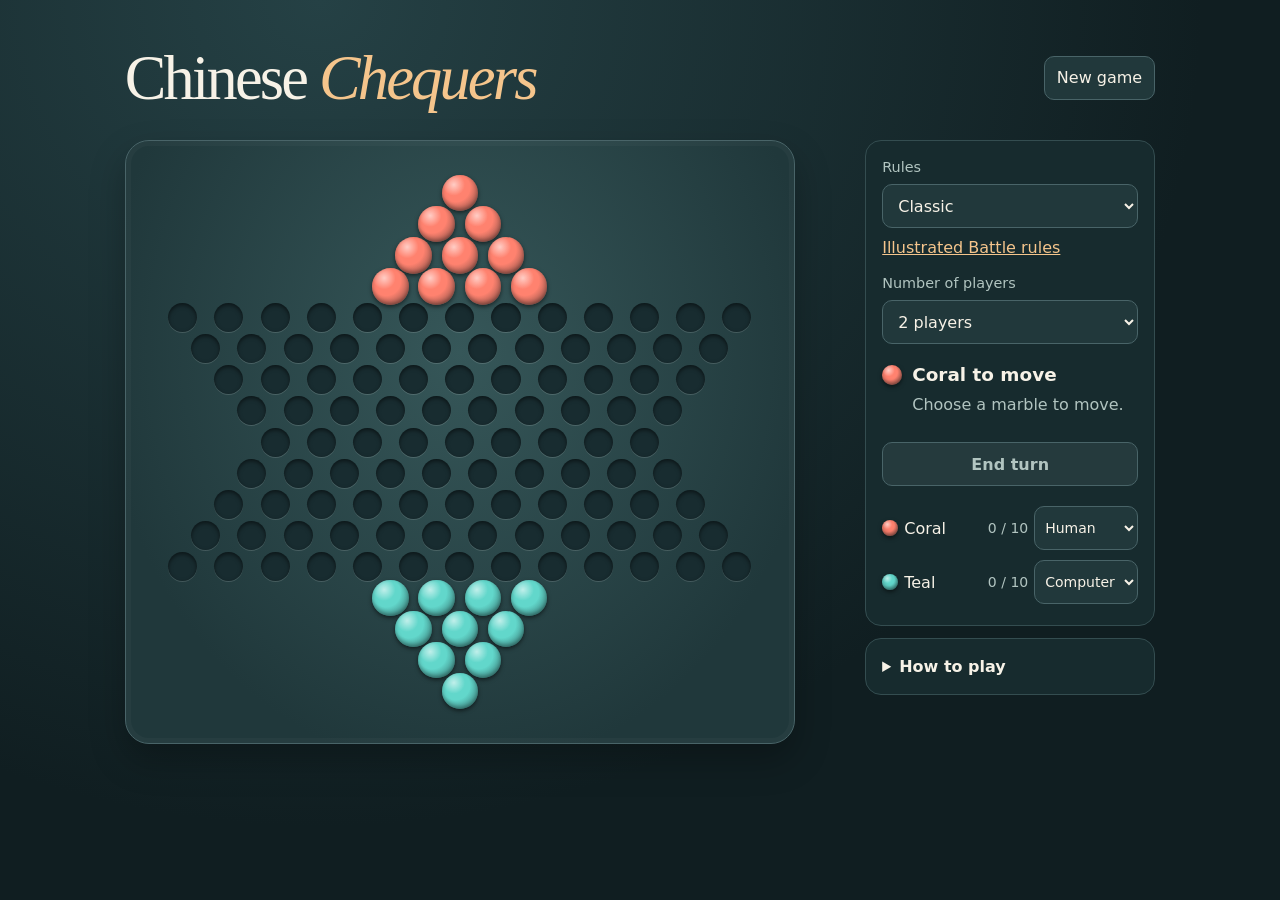
<file: index.html>
<!doctype html>
<html lang="en">
<head>
  <meta charset="utf-8">
  <meta name="viewport" content="width=device-width, initial-scale=1">
  <meta name="theme-color" content="#101e21">
  <title>Chinese Chequers</title>
  <link rel="stylesheet" href="style.css">
  <script src="game.js" defer></script>
</head>
<body>
  <main>
    <header>
      <h1>Chinese <em>Chequers</em></h1>
      <button id="restart" class="secondary">New game</button>
    </header>
    <div class="layout">
      <section class="table" aria-label="Game board">
        <div id="board" role="group" aria-label="Chinese Chequers board"></div>
      </section>
      <aside>
        <section class="panel">
          <label for="rules">Rules</label>
          <select id="rules">
            <option value="classic">Classic</option>
            <option value="battle">Battle</option>
          </select>
          <a class="rules-link" href="battle.html">Illustrated Battle rules</a>
          <label for="mode">Number of players</label>
          <select id="mode">
            <option value="2">2 players</option>
            <option value="3">3 players</option>
            <option value="4">4 players</option>
            <option value="6">6 players</option>
          </select>
          <div class="turn" aria-live="polite">
            <span id="turn-marble" class="marble" aria-hidden="true"></span>
            <div><h2 id="turn"></h2><p id="hint"></p></div>
          </div>
          <button id="finish" class="primary">End turn</button>
          <ul id="players" aria-label="Player controls and goal progress"></ul>
        </section>
        <details class="panel">
          <summary>How to play</summary>
          <p>Move all ten of your marbles into the matching triangle across the board.</p>
          <p>Tap a marble, then tap a highlighted hole. You can step into an adjacent hole or jump over any marble into an empty hole immediately beyond it.</p>
          <p>After a jump, keep jumping with the same marble or choose <strong>End turn</strong>. Set any player to Human or Computer during the game.</p>
        </details>
      </aside>
    </div>
  </main>
</body>
</html>
</file>
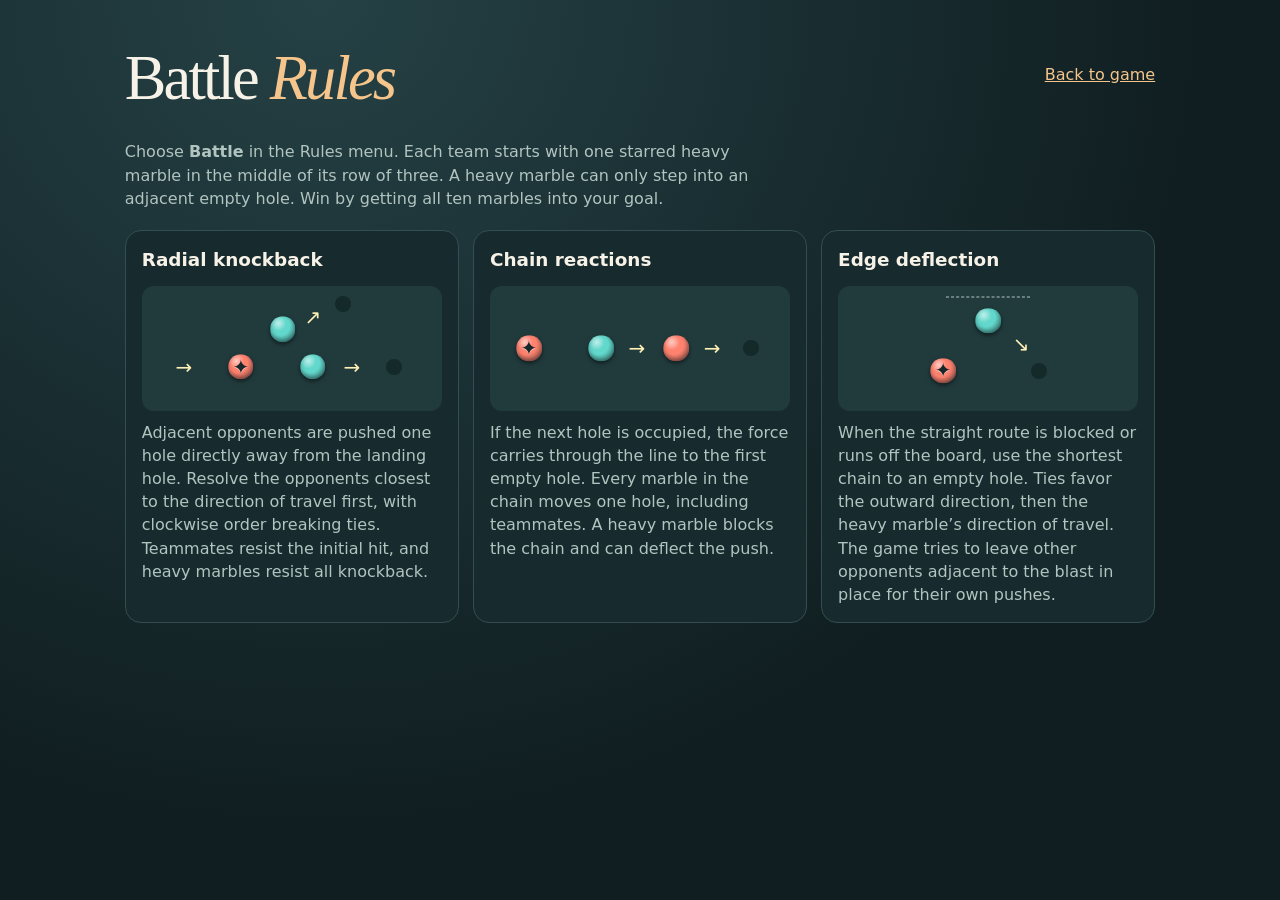
<file: battle.html>
<!doctype html>
<html lang="en">
<head>
  <meta charset="utf-8">
  <meta name="viewport" content="width=device-width, initial-scale=1">
  <meta name="theme-color" content="#101e21">
  <title>Battle Rules · Chinese Chequers</title>
  <link rel="stylesheet" href="style.css">
</head>
<body>
  <main>
    <header>
      <h1>Battle <em>Rules</em></h1>
      <a class="rules-link" href="index.html">Back to game</a>
    </header>
    <p class="rules-intro">Choose <strong>Battle</strong> in the Rules menu. Each team starts with one starred heavy marble in the middle of its row of three. A heavy marble can only step into an adjacent empty hole. Win by getting all ten marbles into your goal.</p>
    <div class="rules-grid">
      <section class="panel">
        <h2>Radial knockback</h2>
        <div class="diagram" role="img" aria-label="The coral heavy marble steps right. The teal marbles above-right and right fly away from the landing hole.">
          <span class="push-arrow" style="--x:14%;--y:65%">→</span>
          <span class="marble heavy coral" style="--x:33%;--y:65%"></span>
          <span class="marble teal" style="--x:47%;--y:35%"></span>
          <span class="push-arrow" style="--x:57%;--y:25%">↗</span>
          <span class="hole-mark" style="--x:67%;--y:15%"></span>
          <span class="marble teal" style="--x:57%;--y:65%"></span>
          <span class="push-arrow" style="--x:70%;--y:65%">→</span>
          <span class="hole-mark" style="--x:84%;--y:65%"></span>
        </div>
        <p>Adjacent opponents are pushed one hole directly away from the landing hole. Resolve the opponents closest to the direction of travel first, with clockwise order breaking ties. Teammates resist the initial hit, and heavy marbles resist all knockback.</p>
      </section>
      <section class="panel">
        <h2>Chain reactions</h2>
        <div class="diagram" role="img" aria-label="A teal marble pushed by a coral heavy marble passes the force into another coral marble, which slides into the empty hole.">
          <span class="marble heavy coral" style="--x:13%;--y:50%"></span>
          <span class="marble teal" style="--x:37%;--y:50%"></span>
          <span class="push-arrow" style="--x:49%;--y:50%">→</span>
          <span class="marble coral" style="--x:62%;--y:50%"></span>
          <span class="push-arrow" style="--x:74%;--y:50%">→</span>
          <span class="hole-mark" style="--x:87%;--y:50%"></span>
        </div>
        <p>If the next hole is occupied, the force carries through the line to the first empty hole. Every marble in the chain moves one hole, including teammates. A heavy marble blocks the chain and can deflect the push.</p>
      </section>
      <section class="panel">
        <h2>Edge deflection</h2>
        <div class="diagram" role="img" aria-label="At the top tip of the board, the teal marble cannot go outward. It deflects down-right into the empty hole beside the heavy marble.">
          <span class="edge-mark"></span>
          <span class="marble teal" style="--x:50%;--y:28%"></span>
          <span class="push-arrow" style="--x:61%;--y:47%">↘</span>
          <span class="marble heavy coral" style="--x:35%;--y:68%"></span>
          <span class="hole-mark" style="--x:67%;--y:68%"></span>
        </div>
        <p>When the straight route is blocked or runs off the board, use the shortest chain to an empty hole. Ties favor the outward direction, then the heavy marble’s direction of travel. The game tries to leave other opponents adjacent to the blast in place for their own pushes.</p>
      </section>
    </div>
  </main>
</body>
</html>
</file>
<file: style.css>
:root {
  color-scheme: dark;
  font: 100%/1.45 system-ui, sans-serif;
  color: #f7f2e7;
  background: #101e21;
  --muted: #b1c4c0;
  --line: #344d50;
}
* { box-sizing: border-box; }
body {
  margin: 0;
  min-height: 100vh;
  background: radial-gradient(ellipse at 25% 0%, #254145, transparent 65%);
}
main { width: min(1120px, 100%); margin: auto; padding: clamp(12px, 3.5vw, 48px); }
header { display: flex; align-items: center; justify-content: space-between; gap: 12px; margin-bottom: clamp(14px, 3vw, 30px); }
h1 { margin: 0; font: 500 clamp(1.35rem, 5.7vw, 3.9rem)/1.05 Georgia, serif; letter-spacing: -.045em; }
h1 em { color: #f5c58c; }
.layout { display: grid; grid-template-columns: minmax(0, 1fr) minmax(240px, 290px); gap: 18px; align-items: start; }
.table {
  border: 1px solid #496468;
  border-radius: 24px;
  padding: clamp(5px, 2vw, 24px);
  background: radial-gradient(ellipse at 50% 35%, #365759, #20383b 76%);
  box-shadow: inset 0 0 0 5px #ffffff07, 0 16px 35px #0004;
}
#board { position: relative; aspect-ratio: 1.12; }
.jump-trails { position: absolute; inset: 0; width: 100%; height: 100%; pointer-events: none; }
.jump-trail { opacity: .55; animation: fade-jump 1.65s .45s both; }
.jump-trail polyline {
  fill: none;
  stroke: currentColor;
  stroke-width: 2.5px;
  stroke-linecap: round;
  stroke-linejoin: round;
  vector-effect: non-scaling-stroke;
}
.jump-trail circle { fill: currentColor; }
@keyframes fade-jump { from { opacity: .55; } to { opacity: 0; } }
@media (prefers-reduced-motion: reduce) {
  .jump-trail { animation-duration: 0s; animation-delay: 2.1s; }
}
.hole {
  position: absolute;
  left: var(--x);
  top: var(--y);
  transform: translate(-50%, -50%);
  width: 7.1%;
  aspect-ratio: 1;
  border: 0;
  padding: 0;
  background: transparent;
  border-radius: 50%;
  display: grid;
  place-items: center;
  touch-action: manipulation;
}
.hole::before {
  content: '';
  width: 66%;
  aspect-ratio: 1;
  border-radius: 50%;
  background: var(--cup, #182c30);
  box-shadow: inset 0 2px 4px #0008, 0 1px 0 #ffffff25;
}
.marble {
  display: inline-block;
  width: 1em;
  aspect-ratio: 1;
  flex: none;
  border-radius: 50%;
  background: radial-gradient(circle at 33% 27%, #fff9, transparent 31%), radial-gradient(circle at 38% 35%, var(--color), var(--color) 44%, #101e21 135%);
  box-shadow: inset 0 -2px 4px #0005, 0 2px 4px #0008;
}
.hole .marble { position: absolute; width: 83%; }
.hole.selected .marble { outline: 2px solid #fff4d7; outline-offset: 2px; }
.hole.legal::after { content: ''; position: absolute; width: 28%; aspect-ratio: 1; border-radius: 50%; background: #fff0b6; box-shadow: 0 0 10px #ffe596a0; }
.hole.playable, .hole.legal { cursor: pointer; }
.hole.playable:hover .marble { filter: brightness(1.18); }
aside { display: grid; gap: 12px; }
.panel { padding: 16px; border: 1px solid var(--line); background: #172b2e; border-radius: 16px; }
label { display: block; color: var(--muted); margin-bottom: 6px; font-size: .9rem; }
select, button { font: inherit; }
select, .secondary, .primary { border: 1px solid #496468; color: inherit; border-radius: 10px; background: #21383b; min-height: 44px; }
select { width: 100%; padding: 8px 11px; }
.secondary { padding: 7px 12px; white-space: nowrap; cursor: pointer; }
.primary { width: 100%; color: #202522; background: #f5c58c; font-weight: 700; cursor: pointer; }
.primary:disabled { background: #253a3d; color: #b1c4c0; cursor: default; }
.turn { display: flex; align-items: flex-start; gap: 10px; margin: 18px 0; min-height: 62px; }
.turn .marble { font-size: 1.25rem; margin-top: 3px; }
h2 { margin: 0; font-size: 1.15rem; }
p { margin: 4px 0 0; color: var(--muted); }
ul { list-style: none; margin: 15px 0 0; padding: 0; }
li { display: flex; align-items: center; gap: 6px; padding: 5px 0; }
.goal-progress { margin-left: auto; color: var(--muted); font-size: .875rem; font-variant-numeric: tabular-nums; white-space: nowrap; }
li select { width: auto; padding: 6px; font-size: .875rem; }
summary { cursor: pointer; font-weight: 650; }
details p { margin-top: 10px; }
:focus-visible { outline: 2px solid #ffe4a9; outline-offset: 2px; }
@media (max-width: 760px) { .layout { grid-template-columns: 1fr; } .table { border-radius: 17px; } }
@media (min-width: 761px) { .table { max-width: 670px; } }
.marble[hidden] { display: none; }
.rules-link { display: inline-block; margin: 8px 0 14px; color: #f5c58c; }
.marble.heavy::after {
  content: '✦';
  display: grid;
  place-items: center;
  height: 100%;
  color: #18272a;
  font-size: clamp(.55rem, 2vw, 1.25rem);
  line-height: 1;
  text-shadow: 0 1px #ffffff85;
}
.impact-burst { animation: impact-fade .9s ease-out both; }
.impact-burst line, .impact-ring { fill: none; stroke: currentColor; vector-effect: non-scaling-stroke; }
.impact-burst line { stroke-width: 4px; stroke-linecap: round; filter: drop-shadow(0 0 3px currentColor); }
.impact-ring {
  stroke-width: 2px;
  transform-box: fill-box;
  transform-origin: center;
  animation: impact-expand .85s ease-out both;
}
@keyframes impact-fade { from { opacity: 1; } to { opacity: 0; } }
@keyframes impact-expand { from { transform: scale(1); } to { transform: scale(16); } }
@media (prefers-reduced-motion: reduce) {
  .impact-burst { animation-duration: 0s; animation-delay: .85s; opacity: .8; }
  .impact-ring { animation: none; transform: scale(5); }
}
.rules-intro { max-width: 62ch; margin-bottom: 20px; }
.rules-grid { display: grid; grid-template-columns: repeat(auto-fit, minmax(min(100%, 250px), 1fr)); gap: 14px; }
.rules-grid p { margin-top: 10px; }
.diagram {
  position: relative;
  aspect-ratio: 2.4;
  margin-top: 12px;
  border-radius: 12px;
  background: #213b3d;
}
.diagram span {
  position: absolute;
  left: var(--x);
  top: var(--y);
  transform: translate(-50%, -50%);
  font-size: 1.6rem;
}
.diagram .coral { --color: #ff826f; }
.diagram .teal { --color: #62d7cb; }
.diagram .hole-mark { width: 1rem; aspect-ratio: 1; border-radius: 50%; background: #13292a; }
.diagram .push-arrow { font-size: 1.25rem; color: #fff0b6; }
.diagram .edge-mark { top: 9%; left: 50%; width: 28%; border-top: 1px dashed #b1c4c0; }
</file>
